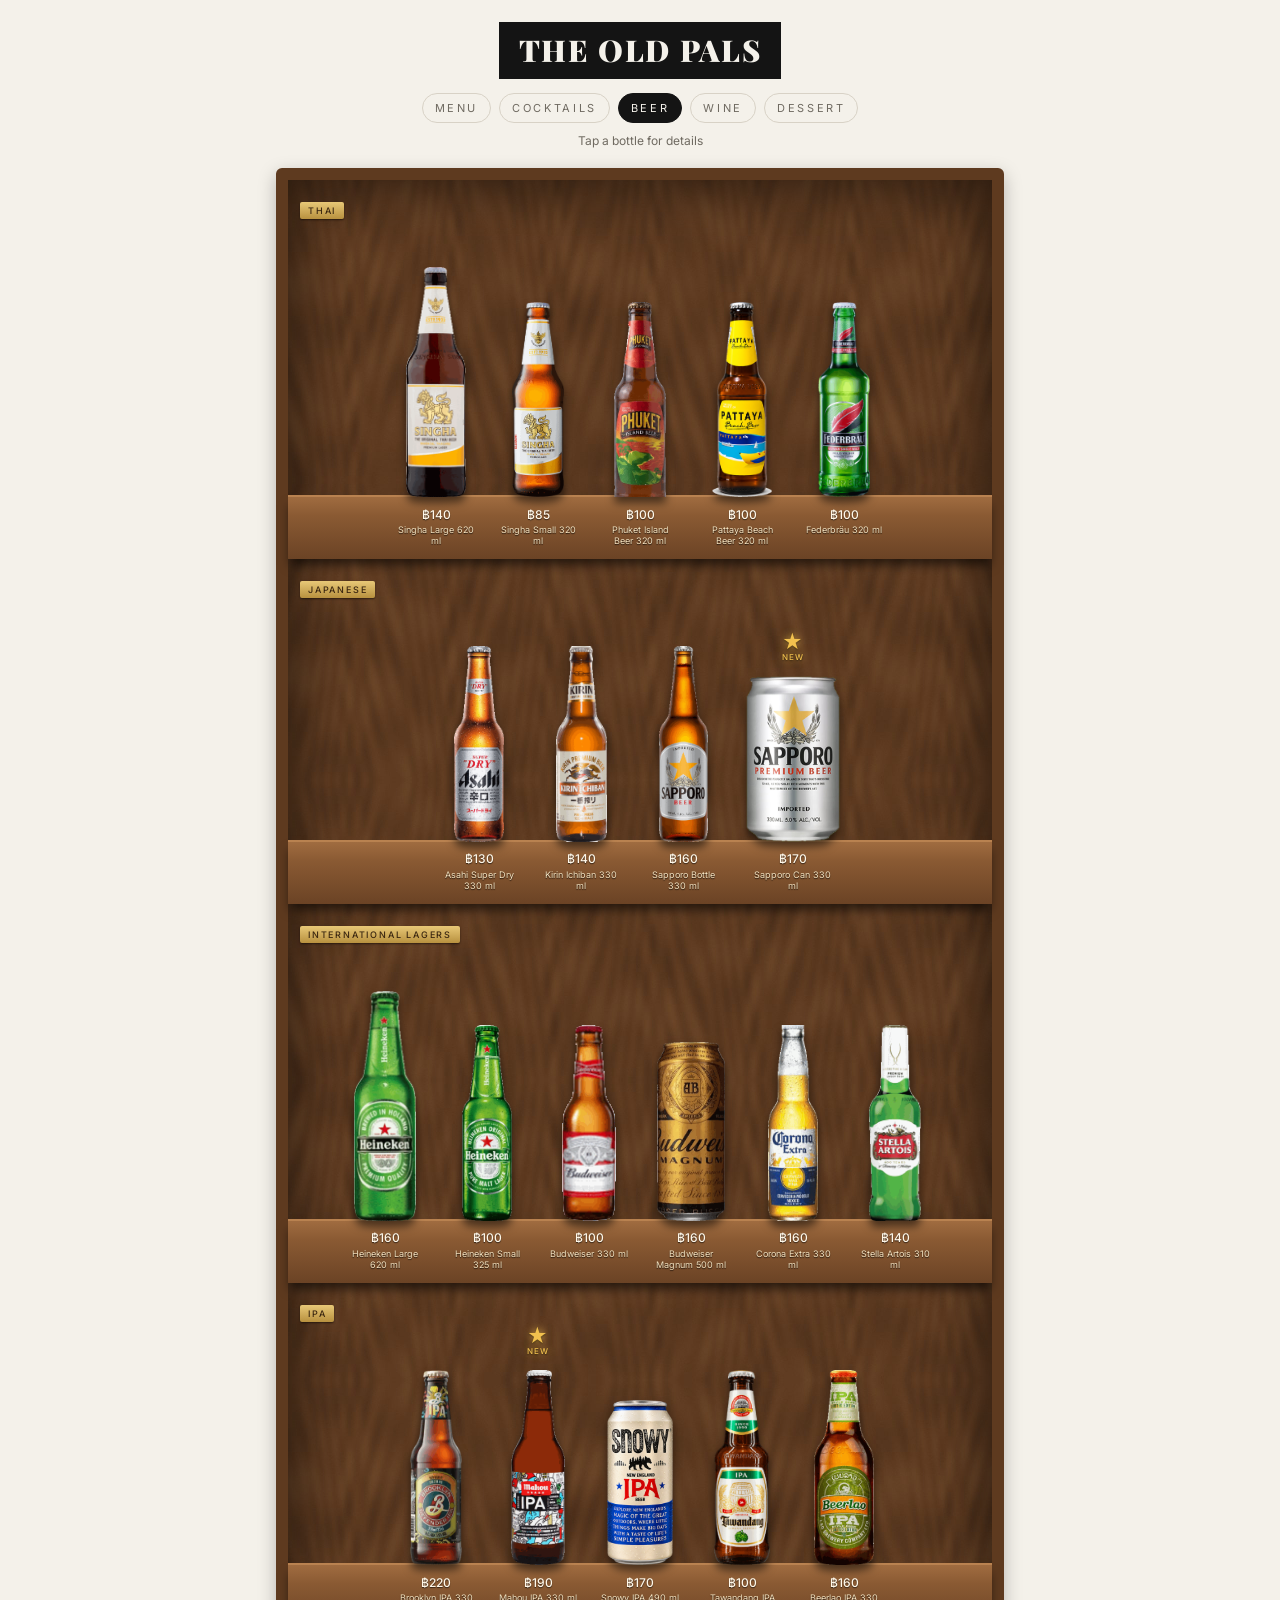
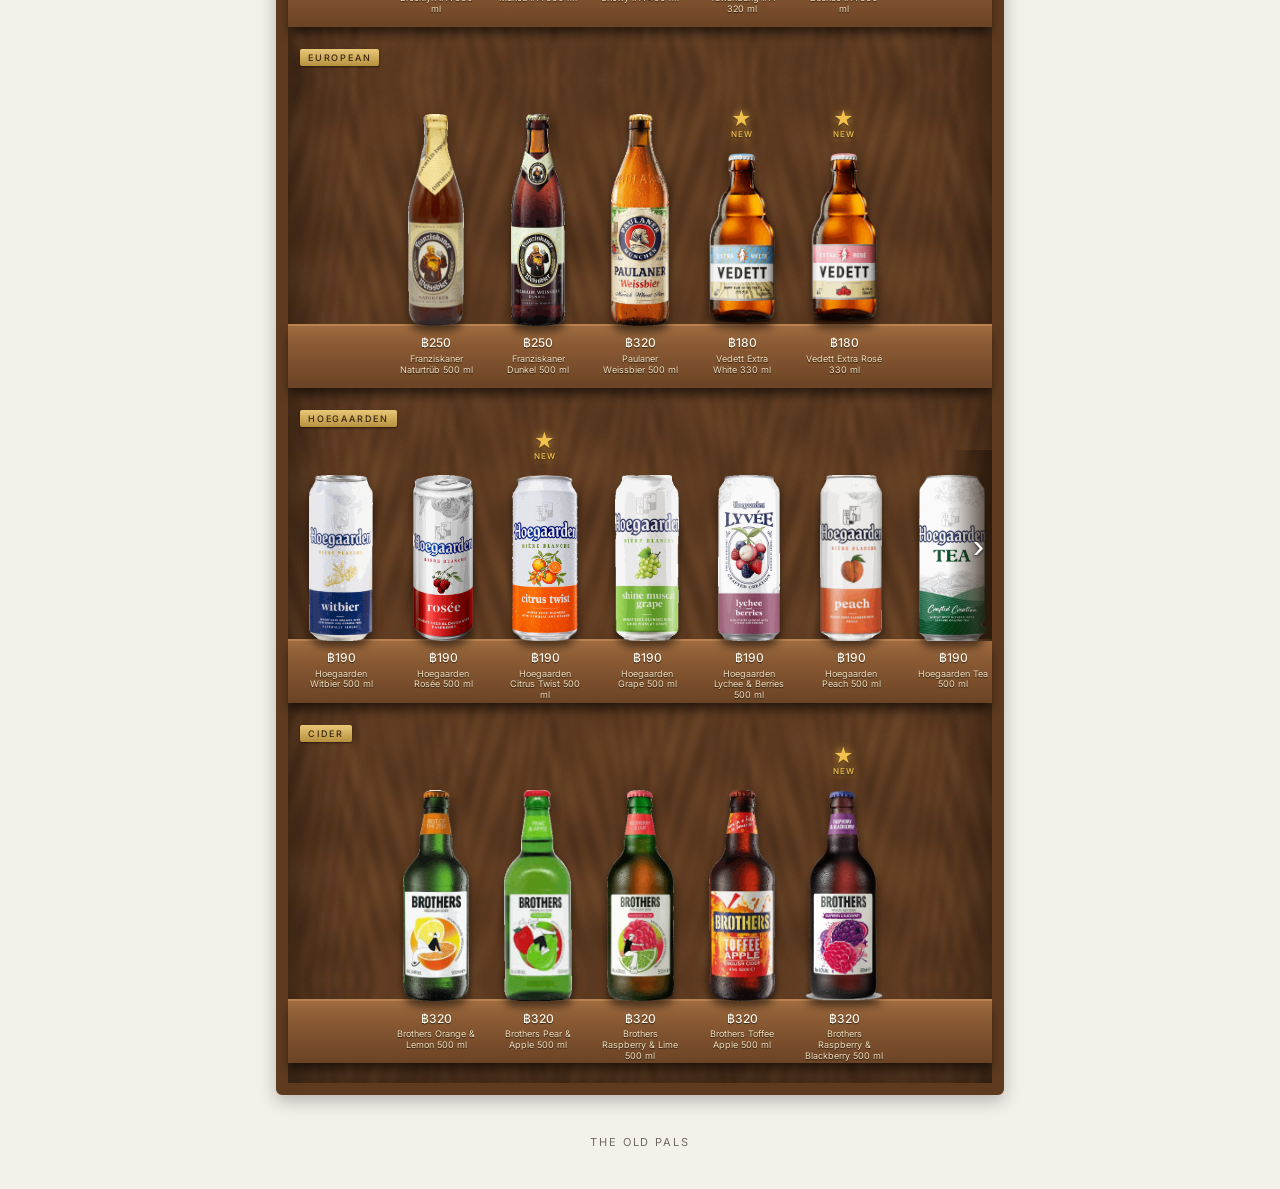
<file: beer.html>
<!DOCTYPE html>
<html lang="en">
<head>
<meta charset="utf-8">
<meta name="viewport" content="width=device-width, initial-scale=1, viewport-fit=cover">
<title>The Old Pals — Beer</title>
<meta name="theme-color" content="#111111">
<meta name="description" content="The Old Pals beer shelf">
<link rel="preconnect" href="https://fonts.googleapis.com">
<link rel="preconnect" href="https://fonts.gstatic.com" crossorigin>
<link href="https://fonts.googleapis.com/css2?family=Playfair+Display:wght@700;900&family=Inter:wght@400;500&display=swap" rel="stylesheet">
<link rel="stylesheet" href="shelf.css?v=10">
</head>
<body data-menu="beer.json">

<header>
  <div class="wordmark">The Old Pals</div>
  <nav>
    <a href="./">Menu</a>
    <a href="promotion.html" hidden>Promotions</a>
    <a href="cocktail.html">Cocktails</a>
    <a href="beer.html" aria-current="page">Beer</a>
    <a href="wine.html">Wine</a>
    <a href="dessert.html">Dessert</a>
  </nav>
  <p class="hint">Tap a bottle for details</p>
</header>

<main>
  <div class="cabinet" id="cabinet"><div class="state">Loading…</div></div>
</main>

<footer>The Old Pals</footer>

<div id="card" role="dialog" aria-modal="true" aria-labelledby="cardName">
  <div class="sheet">
    <button id="closeBtn" aria-label="Close">&times;</button>
    <img id="cardImg" alt="">
    <h2 id="cardName"></h2>
    <div class="meta" id="cardMeta"></div>
    <span class="new" id="cardNew">&#9733; NEW</span>
    <div class="vivino" id="cardVivino"></div>
    <div class="taste" id="cardTaste"></div>
    <p id="cardDetail"></p>
    <div class="price" id="cardPrice"></div>
  </div>
</div>

<script src="shelf.js?v=7"></script>
<script src="nav.js?v=1"></script>
</body>
</html>
</file>
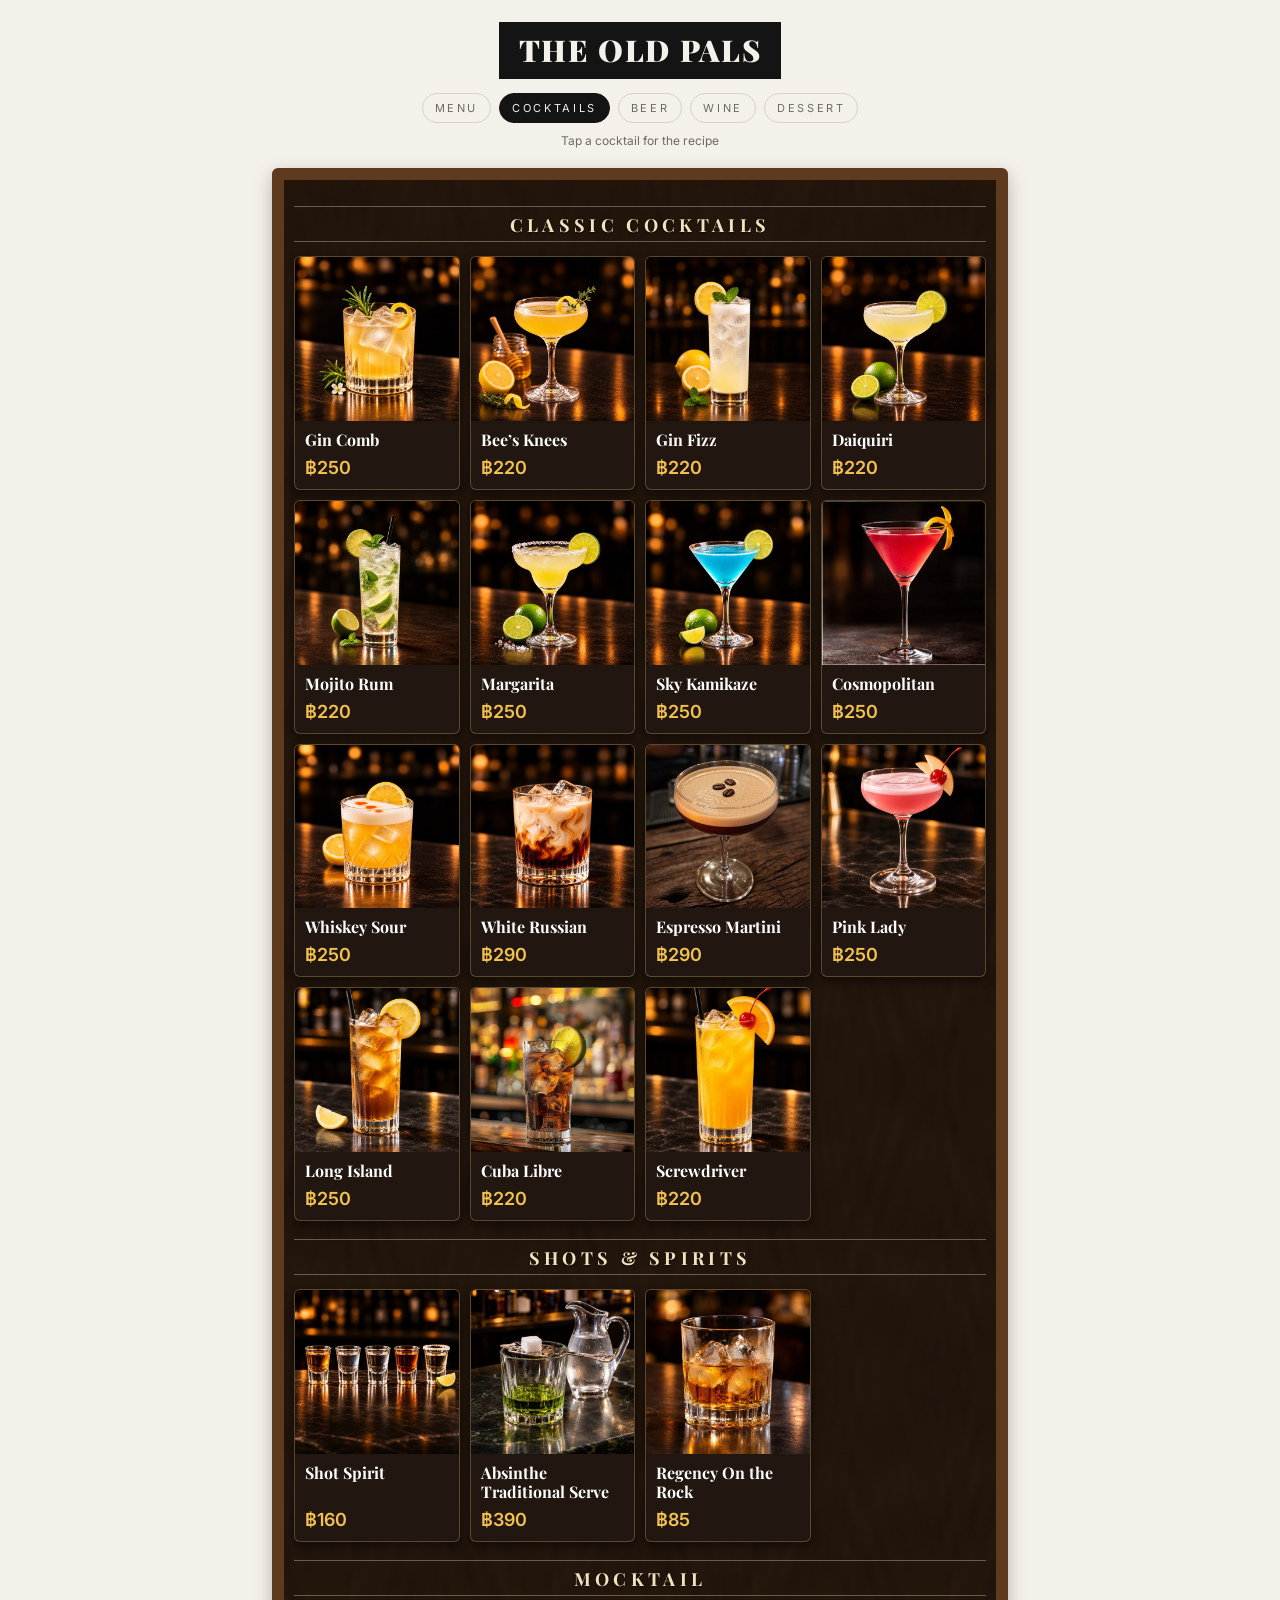
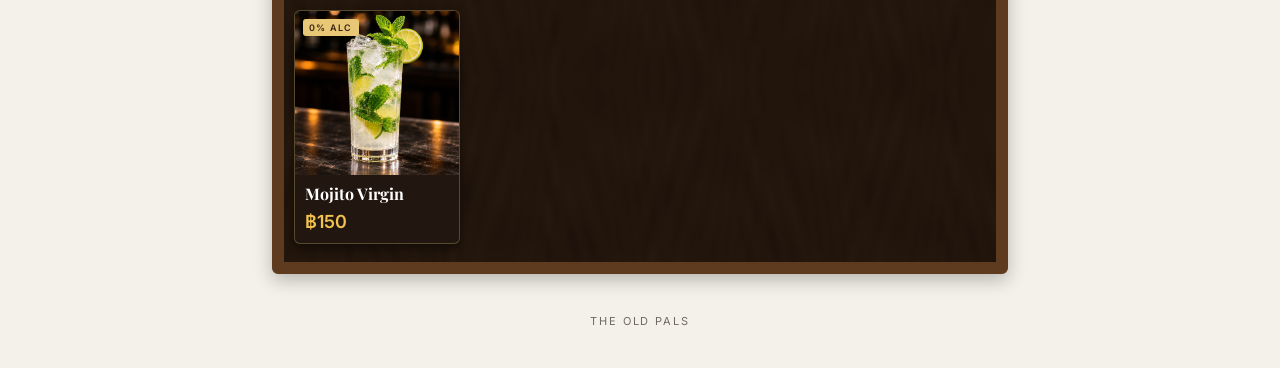
<file: cocktail.html>
<!DOCTYPE html>
<html lang="en">
<head>
<meta charset="utf-8">
<meta name="viewport" content="width=device-width, initial-scale=1, viewport-fit=cover">
<title>The Old Pals — Cocktails</title>
<meta name="theme-color" content="#111111">
<meta name="description" content="The Old Pals cocktail menu">
<link rel="preconnect" href="https://fonts.googleapis.com">
<link rel="preconnect" href="https://fonts.gstatic.com" crossorigin>
<link href="https://fonts.googleapis.com/css2?family=Playfair+Display:wght@700;900&family=Inter:wght@400;500;600&display=swap" rel="stylesheet">
<link rel="stylesheet" href="shelf.css?v=9">
<link rel="stylesheet" href="cocktail.css?v=2">
</head>
<body data-menu="cocktail.json">

<header>
  <div class="wordmark">The Old Pals</div>
  <nav>
    <a href="./">Menu</a>
    <a href="promotion.html" hidden>Promotions</a>
    <a href="cocktail.html" aria-current="page">Cocktails</a>
    <a href="beer.html">Beer</a>
    <a href="wine.html">Wine</a>
    <a href="dessert.html">Dessert</a>
  </nav>
  <p class="hint">Tap a cocktail for the recipe</p>
</header>

<main>
  <div class="bar" id="bar"><div class="state">Loading…</div></div>
</main>

<footer>The Old Pals</footer>

<div id="card" role="dialog" aria-modal="true" aria-labelledby="cardName">
  <div class="sheet drink">
    <button id="closeBtn" aria-label="Close">&times;</button>
    <img id="cardImg" alt="">
    <h2 id="cardName"></h2>
    <span class="new" id="cardNew">&#9733; NEW</span>
    <p id="cardDetail"></p>
    <div id="cardRecipe"></div>
    <div class="price" id="cardPrice"></div>
  </div>
</div>

<script src="cocktail.js?v=5"></script>
<script src="nav.js?v=1"></script>
</body>
</html>
</file>
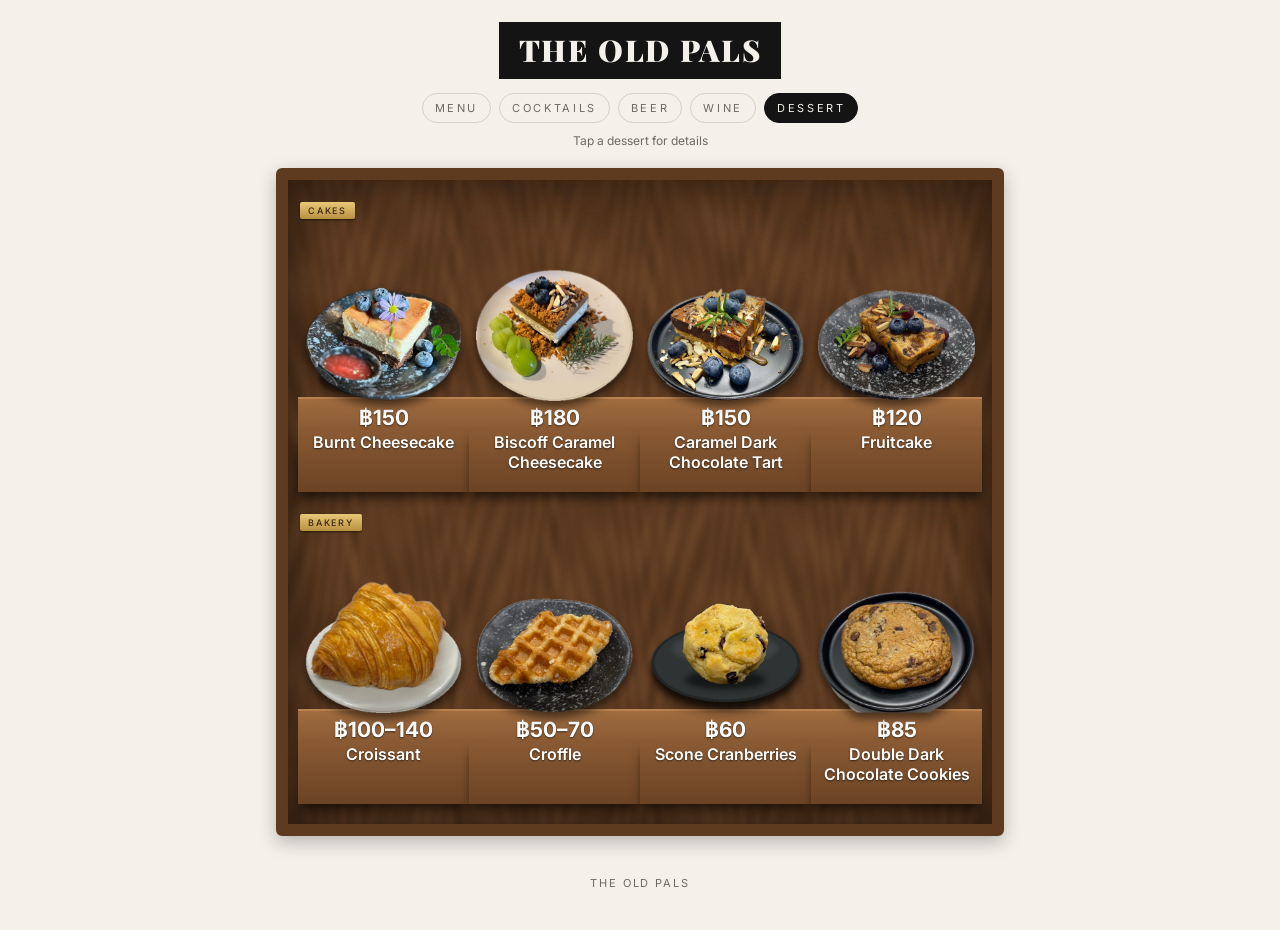
<file: dessert.html>
<!DOCTYPE html>
<html lang="en">
<head>
<meta charset="utf-8">
<meta name="viewport" content="width=device-width, initial-scale=1, viewport-fit=cover">
<title>The Old Pals — Dessert</title>
<meta name="theme-color" content="#111111">
<meta name="description" content="The Old Pals dessert counter">
<link rel="preconnect" href="https://fonts.googleapis.com">
<link rel="preconnect" href="https://fonts.gstatic.com" crossorigin>
<link href="https://fonts.googleapis.com/css2?family=Playfair+Display:wght@700;900&family=Inter:wght@400;500&display=swap" rel="stylesheet">
<link rel="stylesheet" href="shelf.css?v=10">
</head>
<body data-menu="dessert.json">

<header>
  <div class="wordmark">The Old Pals</div>
  <nav>
    <a href="./">Menu</a>
    <a href="promotion.html" hidden>Promotions</a>
    <a href="cocktail.html">Cocktails</a>
    <a href="beer.html">Beer</a>
    <a href="wine.html">Wine</a>
    <a href="dessert.html" aria-current="page">Dessert</a>
  </nav>
  <p class="hint">Tap a dessert for details</p>
</header>

<main>
  <div class="cabinet" id="cabinet"><div class="state">Loading…</div></div>
</main>

<footer>The Old Pals</footer>

<div id="card" role="dialog" aria-modal="true" aria-labelledby="cardName">
  <div class="sheet">
    <button id="closeBtn" aria-label="Close">&times;</button>
    <img id="cardImg" alt="">
    <h2 id="cardName"></h2>
    <div class="meta" id="cardMeta"></div>
    <span class="new" id="cardNew">&#9733; NEW</span>
    <div class="vivino" id="cardVivino"></div>
    <div class="taste" id="cardTaste"></div>
    <p id="cardDetail"></p>
    <div class="price" id="cardPrice"></div>
  </div>
</div>

<script src="shelf.js?v=7"></script>
<script src="nav.js?v=1"></script>
</body>
</html>
</file>
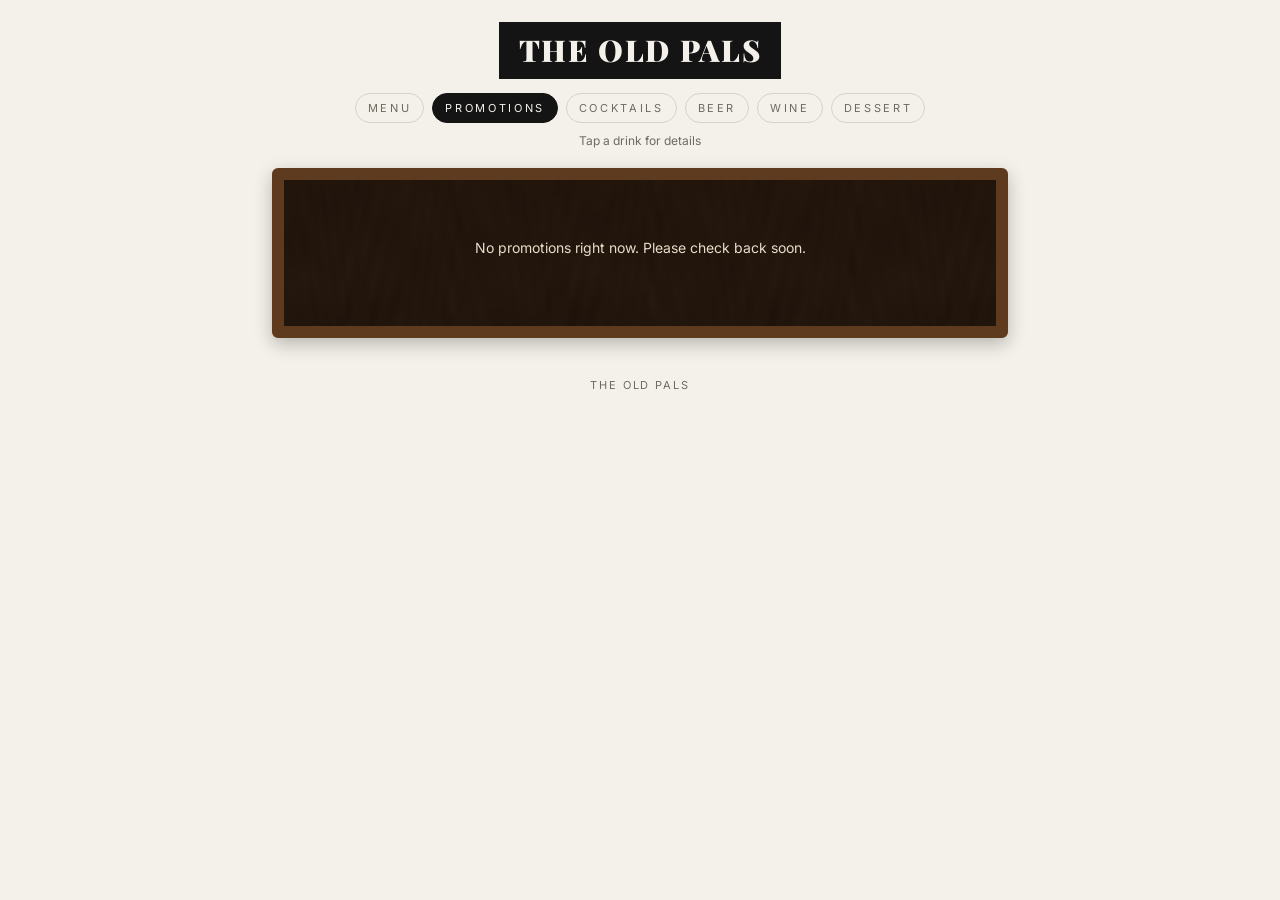
<file: promotion.html>
<!DOCTYPE html>
<html lang="en">
<head>
<meta charset="utf-8">
<meta name="viewport" content="width=device-width, initial-scale=1, viewport-fit=cover">
<title>The Old Pals — Promotions</title>
<meta name="theme-color" content="#111111">
<meta name="description" content="The Old Pals promotions">
<link rel="preconnect" href="https://fonts.googleapis.com">
<link rel="preconnect" href="https://fonts.gstatic.com" crossorigin>
<link href="https://fonts.googleapis.com/css2?family=Playfair+Display:wght@700;900&family=Inter:wght@400;500;600&display=swap" rel="stylesheet">
<link rel="stylesheet" href="shelf.css?v=10">
<link rel="stylesheet" href="cocktail.css?v=2">
</head>
<body data-menu="promotion.json">

<header>
  <div class="wordmark">The Old Pals</div>
  <nav>
    <a href="./">Menu</a>
    <a href="promotion.html" aria-current="page">Promotions</a>
    <a href="cocktail.html">Cocktails</a>
    <a href="beer.html">Beer</a>
    <a href="wine.html">Wine</a>
    <a href="dessert.html">Dessert</a>
  </nav>
  <p class="hint">Tap a drink for details</p>
</header>

<main>
  <div class="bar" id="bar"><div class="state">Loading…</div></div>
</main>

<footer>The Old Pals</footer>

<div id="card" role="dialog" aria-modal="true" aria-labelledby="cardName">
  <div class="sheet drink">
    <button id="closeBtn" aria-label="Close">&times;</button>
    <img id="cardImg" alt="">
    <h2 id="cardName"></h2>
    <span class="new" id="cardNew">&#9733; NEW</span>
    <p id="cardDetail"></p>
    <div id="cardRecipe"></div>
    <div class="price" id="cardPrice"></div>
  </div>
</div>

<script src="cocktail.js?v=5"></script>
<script src="nav.js?v=1"></script>
</body>
</html>
</file>
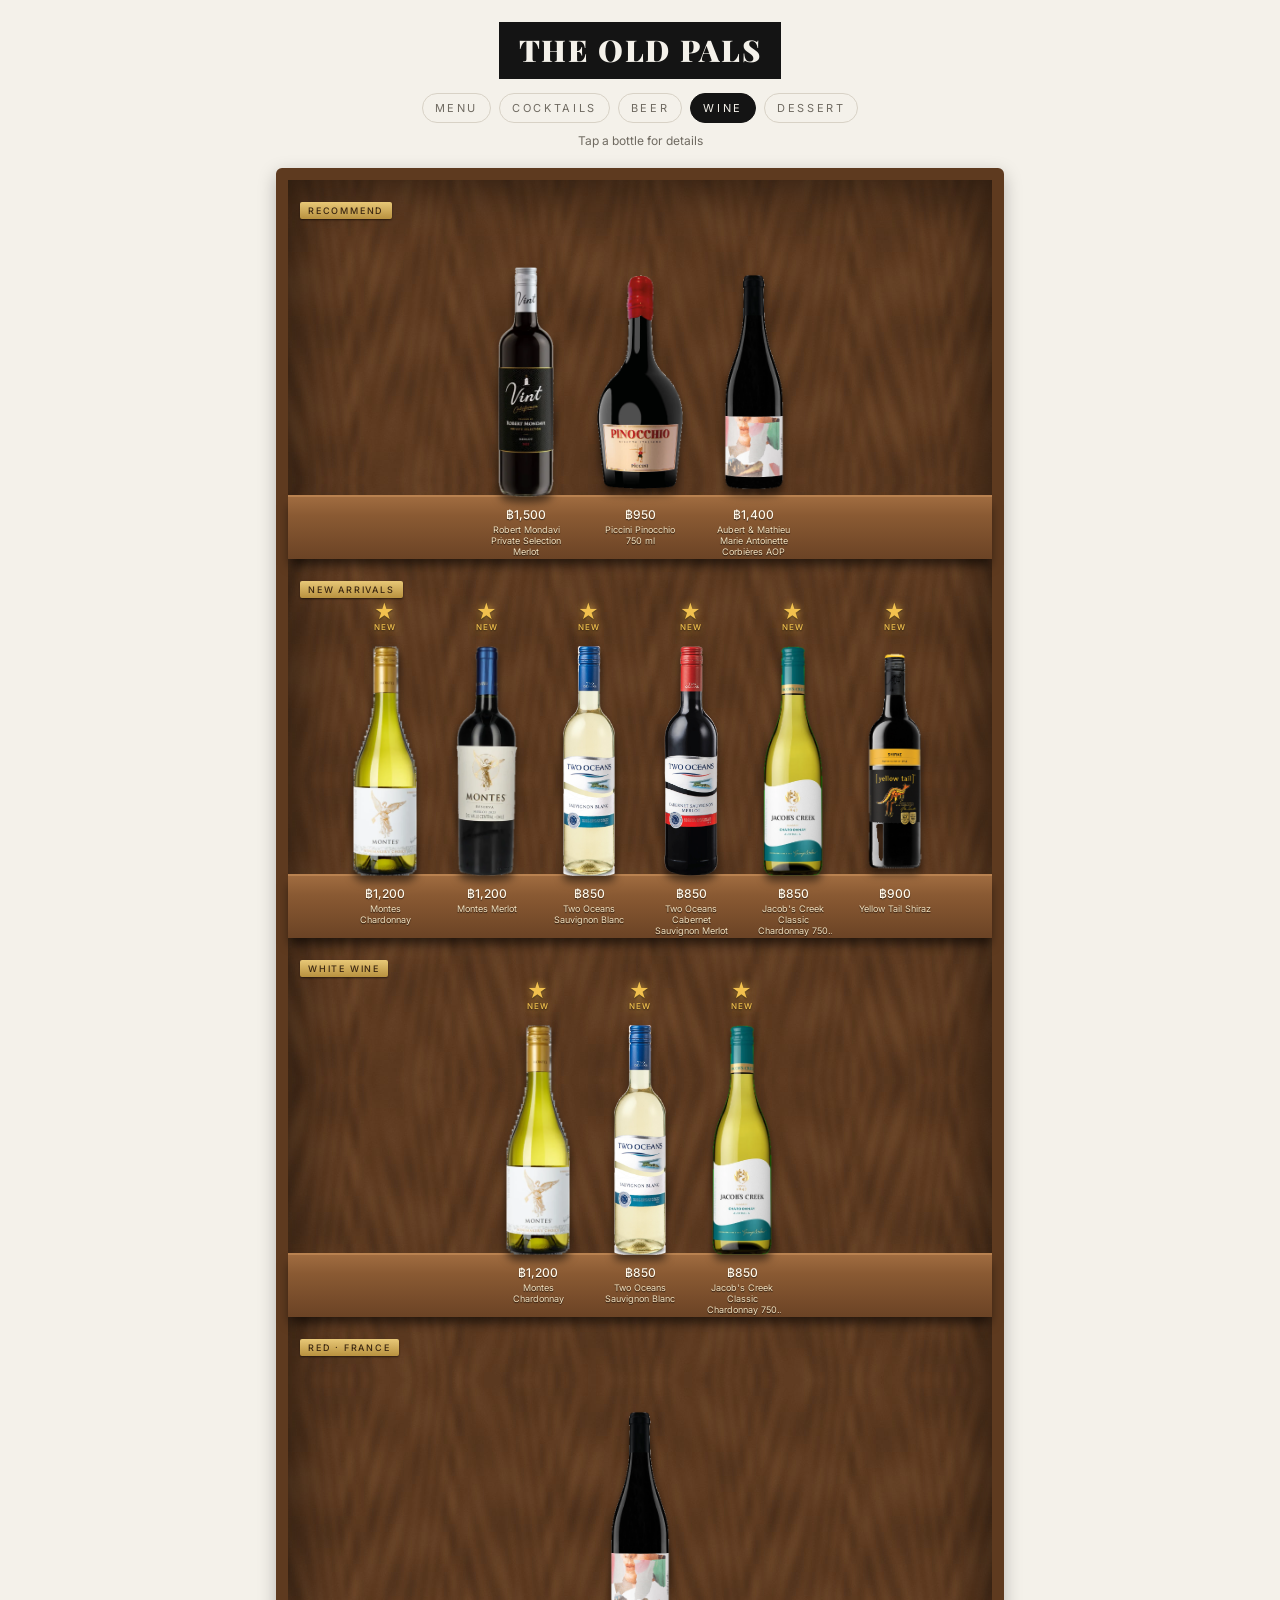
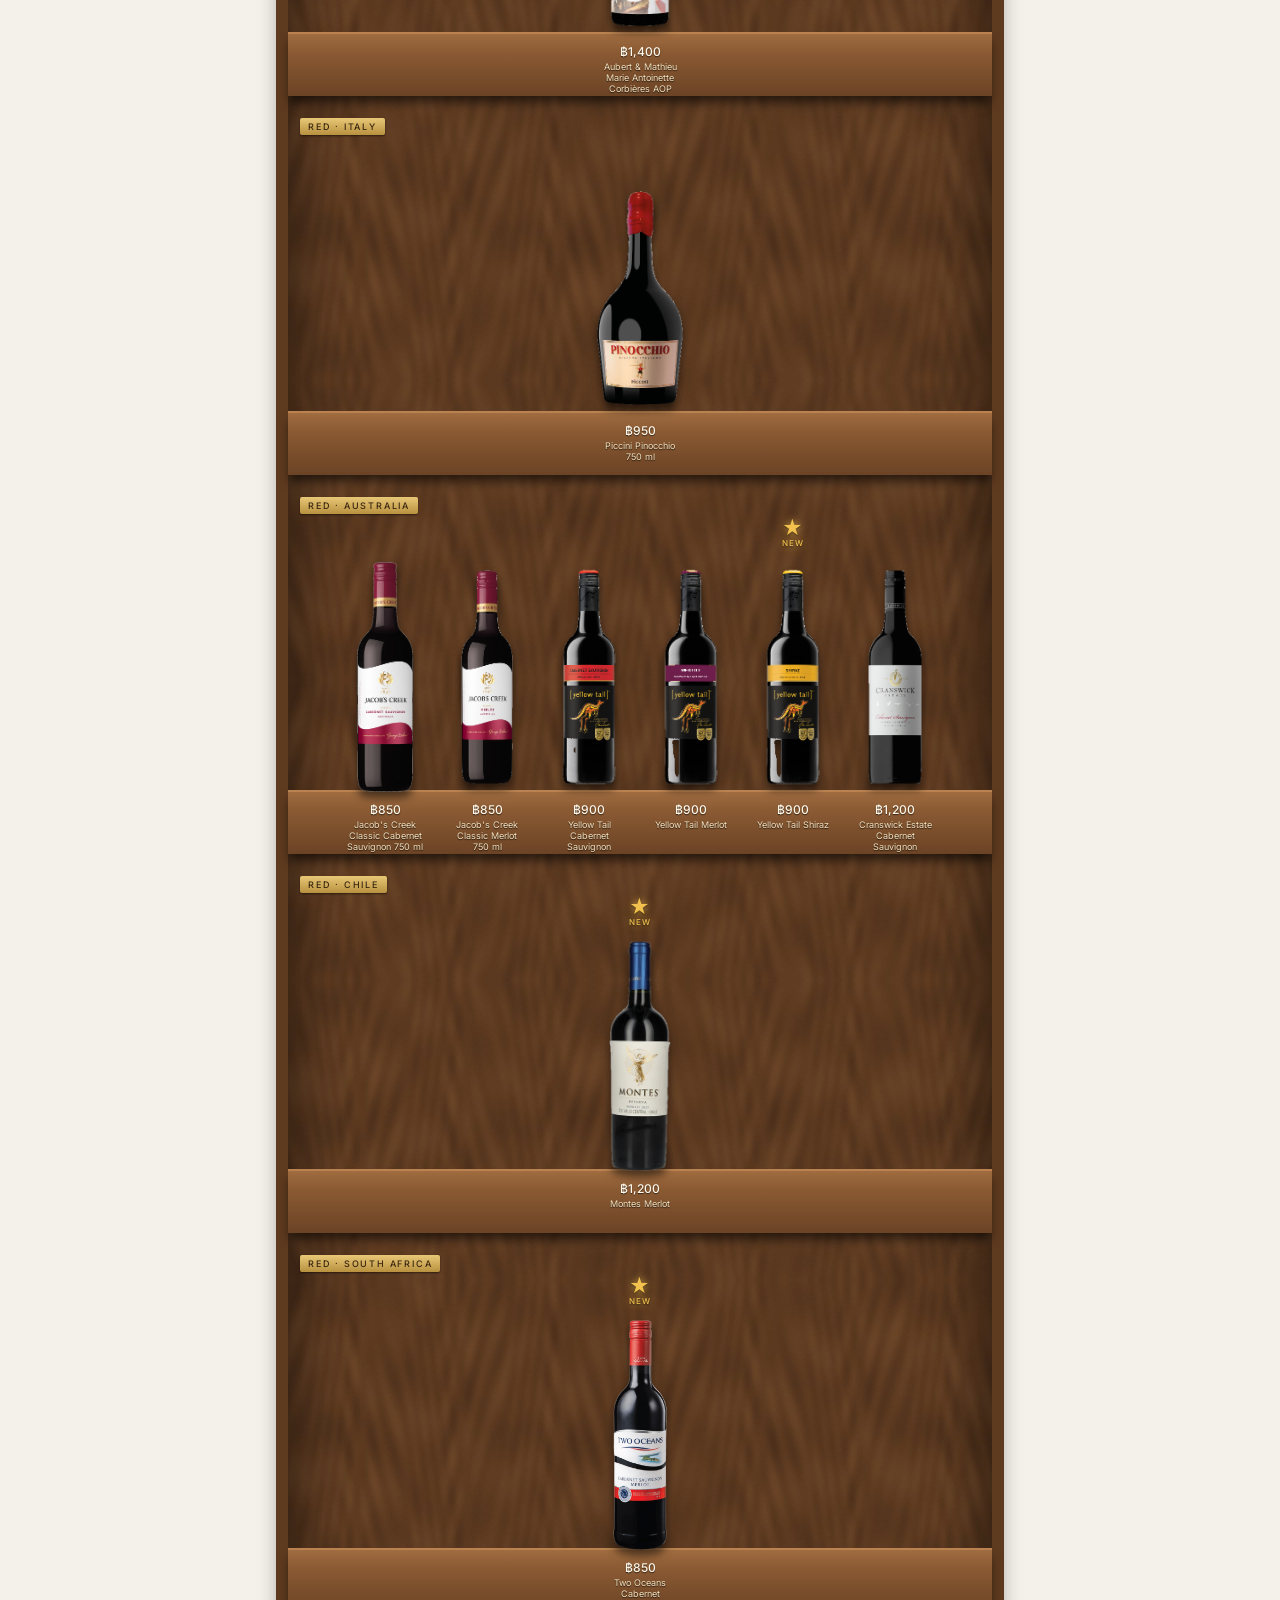
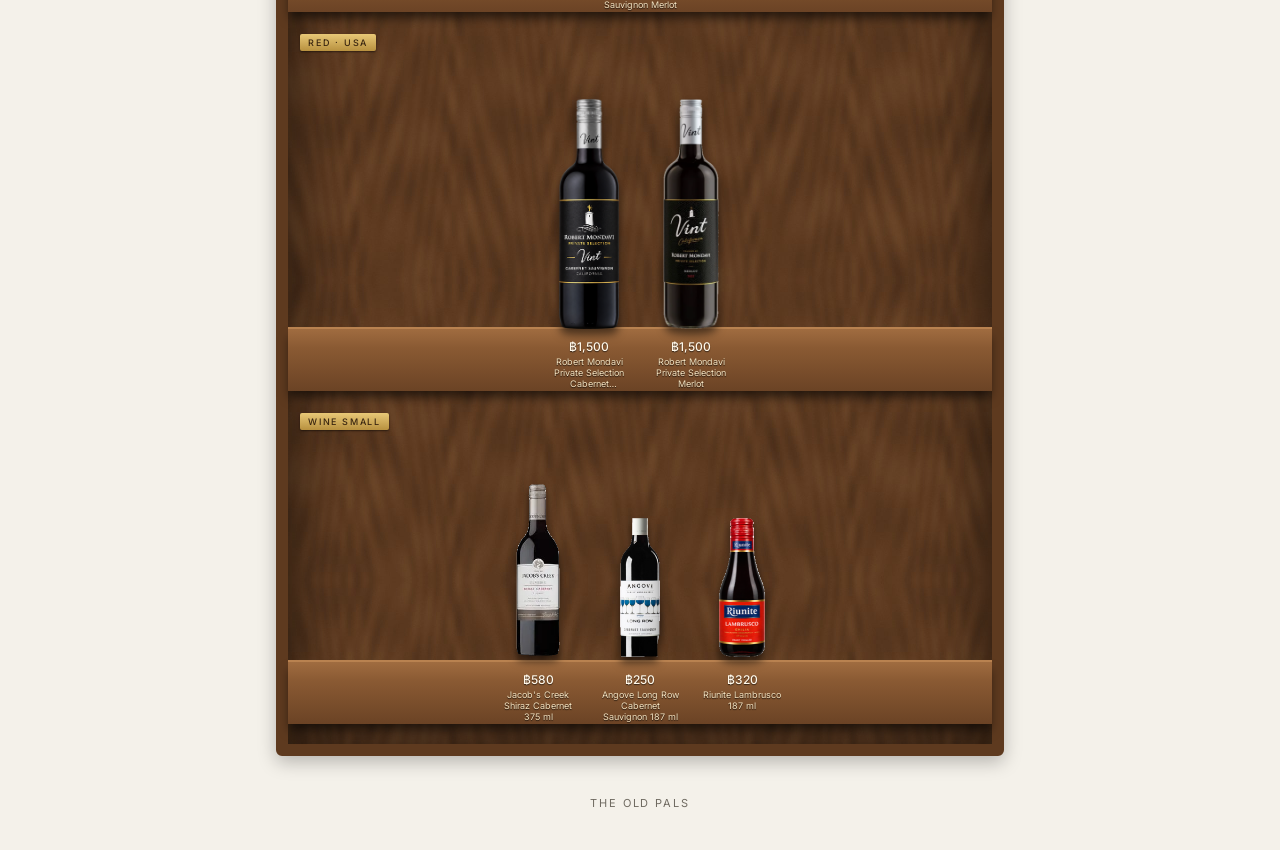
<file: wine.html>
<!DOCTYPE html>
<html lang="en">
<head>
<meta charset="utf-8">
<meta name="viewport" content="width=device-width, initial-scale=1, viewport-fit=cover">
<title>The Old Pals — Wine</title>
<meta name="theme-color" content="#111111">
<meta name="description" content="The Old Pals wine shelf">
<link rel="preconnect" href="https://fonts.googleapis.com">
<link rel="preconnect" href="https://fonts.gstatic.com" crossorigin>
<link href="https://fonts.googleapis.com/css2?family=Playfair+Display:wght@700;900&family=Inter:wght@400;500&display=swap" rel="stylesheet">
<link rel="stylesheet" href="shelf.css?v=10">
</head>
<body data-menu="wine.json">

<header>
  <div class="wordmark">The Old Pals</div>
  <nav>
    <a href="./">Menu</a>
    <a href="promotion.html" hidden>Promotions</a>
    <a href="cocktail.html">Cocktails</a>
    <a href="beer.html">Beer</a>
    <a href="wine.html" aria-current="page">Wine</a>
    <a href="dessert.html">Dessert</a>
  </nav>
  <p class="hint">Tap a bottle for details</p>
</header>

<main>
  <div class="cabinet" id="cabinet"><div class="state">Loading…</div></div>
</main>

<footer>The Old Pals</footer>

<div id="card" role="dialog" aria-modal="true" aria-labelledby="cardName">
  <div class="sheet">
    <button id="closeBtn" aria-label="Close">&times;</button>
    <img id="cardImg" alt="">
    <h2 id="cardName"></h2>
    <div class="meta" id="cardMeta"></div>
    <span class="new" id="cardNew">&#9733; NEW</span>
    <div class="vivino" id="cardVivino"></div>
    <div class="taste" id="cardTaste"></div>
    <p id="cardDetail"></p>
    <div class="price" id="cardPrice"></div>
  </div>
</div>

<script src="shelf.js?v=7"></script>
<script src="nav.js?v=1"></script>
</body>
</html>
</file>
<file: shelf.css>
/* Shared look for beer.html and wine.html. Matches index.html (paper + ink). */
:root{
  --paper:#f4f1ea;
  --ink:#141414;
  --muted:#6f6a61;
  --gold:#f2c14e;
  --wood:#3b2414;
  --plank:#8a5a33;
  --plank-edge:#5e3a1f;
  --bottle-h:clamp(150px,36vw,230px);
}
*{box-sizing:border-box}
html,body{margin:0;padding:0}
body{
  background:var(--paper);
  color:var(--ink);
  font-family:'Inter',system-ui,-apple-system,'Segoe UI',sans-serif;
  -webkit-text-size-adjust:100%;
  padding-bottom:env(safe-area-inset-bottom);
}
header{text-align:center;padding:22px 16px 14px}
.wordmark{
  display:inline-block;background:var(--ink);color:var(--paper);
  font-family:'Playfair Display',Georgia,serif;font-weight:900;
  font-size:clamp(20px,6.2vw,30px);line-height:1.08;letter-spacing:.055em;
  padding:12px 20px 13px;text-transform:uppercase;
}
nav{display:flex;justify-content:center;gap:8px;margin-top:14px;flex-wrap:wrap}
nav a{
  font-size:11px;letter-spacing:.24em;text-transform:uppercase;
  color:var(--muted);text-decoration:none;padding:7px 12px;border:1px solid #d8d2c6;border-radius:999px;
}
nav a[aria-current="page"]{background:var(--ink);color:var(--paper);border-color:var(--ink)}
.hint{text-align:center;color:var(--muted);font-size:12px;margin:10px 16px 0}

main{max-width:760px;margin:0 auto;padding:6px 16px 40px}

/* The cabinet: big wooden background behind all shelves */
.cabinet{
  background:var(--wood) url('shelf_images/wood.jpg') center top/600px auto repeat;
  border:12px solid var(--plank-edge);
  border-radius:6px;
  box-shadow:inset 0 0 60px rgba(0,0,0,.65), 0 6px 18px rgba(0,0,0,.25);
  padding:14px 0 6px;
}
.shelf{position:relative;margin-bottom:14px}
.sign{ /* small brass plate naming the shelf */
  position:relative;display:inline-block;margin:8px 0 0 12px;z-index:2;
  font-size:9px;letter-spacing:.2em;text-transform:uppercase;font-weight:500;
  color:#3a2610;background:linear-gradient(#e8c877,#b8913f);
  padding:3px 8px;border-radius:2px;box-shadow:0 1px 2px rgba(0,0,0,.5);
}
.shelf::after{ /* the plank the bottles stand on */
  content:"";position:absolute;left:0;right:0;bottom:0;height:34px;
  background:linear-gradient(#a06c40 0,#8a5a33 30%,#6b4325 100%);
  border-top:2px solid #b98250;
  box-shadow:0 8px 10px -2px rgba(0,0,0,.6);
  z-index:0;
}
.row{
  position:relative;z-index:1;
  display:flex;align-items:flex-end;gap:clamp(8px,3vw,24px);
  padding:48px 14px 0;
  overflow-x:auto;scrollbar-width:none;-webkit-overflow-scrolling:touch;
}
.row::-webkit-scrollbar{display:none}
.more{ /* right-edge arrow, shown only when the shelf scrolls */
  position:absolute;right:0;top:48px;bottom:34px;z-index:3;width:44px;
  display:none;align-items:center;justify-content:flex-end;padding:0 8px 0 0;
  border:0;cursor:pointer;color:#fff;font-size:34px;line-height:1;
  background:linear-gradient(to right,rgba(40,24,12,0),rgba(40,24,12,.85));
  text-shadow:0 1px 3px rgba(0,0,0,.8);
  animation:nudge 1.6s ease-in-out infinite;
}
.shelf.has-more .more{display:flex}
@keyframes nudge{50%{padding-right:2px}}
@media (prefers-reduced-motion:reduce){.more{animation:none}}
/* centred when it fits, scrollable from the first bottle when it doesn't */
.row>:first-child{margin-left:auto}
.row>:last-child{margin-right:auto}

.item{
  position:relative;flex:0 0 auto;
  display:flex;flex-direction:column;align-items:center;
  background:none;border:0;padding:0;margin:0;cursor:pointer;font:inherit;color:inherit;
}
.item img{
  display:block;height:var(--bottle-h);width:auto;
  filter:drop-shadow(0 6px 4px rgba(0,0,0,.55));
  transition:transform .15s ease;
}
.item:hover img,.item:focus-visible img{transform:translateY(-4px)}
.item:focus-visible{outline:2px solid var(--gold);outline-offset:4px;border-radius:4px}
.tag{ /* price tag sits on the front of the plank */
  height:34px;display:flex;align-items:center;justify-content:center;
  font-size:12px;font-weight:500;color:#fff8ea;white-space:nowrap;
  text-shadow:0 1px 1px rgba(0,0,0,.6);
  max-width:120px;overflow:hidden;text-overflow:ellipsis;
}
.label{ /* item name under the price, only with "showNames" */
  width:78px;height:34px;margin-top:-6px;
  font-size:9px;line-height:1.2;text-align:center;color:#f3e2c0;
  text-shadow:0 1px 1px rgba(0,0,0,.7);
  display:-webkit-box;-webkit-line-clamp:3;-webkit-box-orient:vertical;overflow:hidden;
}
.show-names .shelf::after{height:62px}
.show-names .more{bottom:62px}
.star{
  position:absolute;top:-44px;left:50%;transform:translateX(-50%);
  display:flex;flex-direction:column;align-items:center;gap:1px;
  color:var(--gold);font-size:20px;line-height:1;
  text-shadow:0 0 8px rgba(242,193,78,.8),0 1px 2px rgba(0,0,0,.7);
  animation:twinkle 1.8s ease-in-out infinite;
}
.star small{font-size:8px;letter-spacing:.12em;font-weight:500}
@keyframes twinkle{50%{transform:translateX(-50%) scale(1.15)}}
@media (prefers-reduced-motion:reduce){.star{animation:none}}

.state{text-align:center;color:var(--muted);font-size:14px;padding:48px 8px;line-height:1.7}
.state code{font-family:ui-monospace,Menlo,monospace;background:#e7e2d7;padding:2px 6px;border-radius:3px;font-size:13px}
.cabinet .state{color:#e9dccb}
.cabinet .state code{background:rgba(0,0,0,.35)}
footer{text-align:center;color:var(--muted);font-size:11px;letter-spacing:.18em;text-transform:uppercase;padding:0 16px 40px}

/* Detail card */
#card{
  position:fixed;inset:0;z-index:99;display:none;
  background:rgba(10,10,10,.82);
  align-items:center;justify-content:center;padding:16px;
}
#card.open{display:flex}
.sheet{
  position:relative;background:var(--paper);border-radius:8px;
  width:100%;max-width:420px;max-height:90vh;overflow:auto;
  padding:22px 20px 24px;text-align:center;
}
.sheet img{height:auto;max-height:min(46vh,320px);width:auto;max-width:100%;object-fit:contain;filter:drop-shadow(0 6px 6px rgba(0,0,0,.35))}
.sheet h2{font-family:'Playfair Display',Georgia,serif;font-weight:700;font-size:24px;margin:12px 0 4px}
.sheet .new{display:inline-block;background:var(--ink);color:var(--gold);font-size:10px;letter-spacing:.2em;padding:4px 8px;border-radius:3px;margin-bottom:6px}
.sheet p{color:var(--muted);font-size:14px;line-height:1.6;margin:6px 0 12px;white-space:pre-line;text-align:left}
.sheet .meta{color:var(--muted);font-size:12px;letter-spacing:.14em;text-transform:uppercase;margin:0 0 8px}
.sheet .meta:empty,.sheet .vivino:empty,.sheet .taste:empty{display:none}
.sheet .vivino{font-size:14px;color:var(--muted);margin:4px 0 10px}
.sheet .vivino b{color:#b8862b;font-size:18px;margin-right:4px}
.sheet .taste{margin:6px auto 12px;max-width:340px;text-align:left}
.meter{display:flex;align-items:center;gap:10px;margin:7px 0;font-size:12px;color:var(--ink)}
.meter .label{ /* reset the shelf name-tag .label so the meter text is readable */
  flex:0 0 150px;width:auto;height:auto;margin:0;display:block;overflow:visible;white-space:nowrap;
  font-size:13px;line-height:1.3;text-align:left;color:var(--ink);text-shadow:none;
}
.meter .num{flex:0 0 26px;text-align:right;font-size:12px;color:var(--muted);font-variant-numeric:tabular-nums}
.meter .bar{flex:1;height:8px;background:#e2dccf;border-radius:4px;overflow:hidden}
.meter .bar i{display:block;height:100%;background:linear-gradient(90deg,#8a2a3a,#b8862b);border-radius:4px}
.group{ /* Old World / New World heading inside the cabinet */
  margin:10px 12px 2px;padding:6px 0 4px;text-align:center;
  font-family:'Playfair Display',Georgia,serif;font-weight:700;font-size:18px;
  letter-spacing:.24em;text-transform:uppercase;color:#f3e2c0;
  border-top:1px solid rgba(243,226,192,.35);border-bottom:1px solid rgba(243,226,192,.35);
  text-shadow:0 1px 2px rgba(0,0,0,.6);
}
.sheet .price{font-family:'Playfair Display',Georgia,serif;font-size:22px;font-weight:700}
#closeBtn{
  position:absolute;top:8px;right:8px;width:36px;height:36px;border:0;border-radius:50%;
  background:#e7e2d7;color:#111;font-size:20px;line-height:36px;cursor:pointer;
}
@media print{nav,.hint,footer{display:none}}

/* "wrap": true — items flow into rows that fit the screen, no sideways scroll.
   Each item carries its own piece of plank so a row reads as one shelf. */
.wrap .row{
  display:grid;grid-template-columns:repeat(auto-fill,minmax(150px,1fr));
  column-gap:0;row-gap:54px;align-items:end;overflow:visible;padding:50px 10px 0;
}
.wrap .row>:first-child,.wrap .row>:last-child{margin:0}
.wrap .shelf::after{display:none}
.wrap .more{display:none!important}
.wrap .item{justify-content:flex-end;width:100%}
.wrap .item img{width:92%;height:auto!important;max-height:240px;object-fit:contain}
.wrap .tag{
  align-self:stretch;max-width:none;margin-top:-4px;
  background:linear-gradient(#a06c40,#8a5a33);border-top:2px solid #b98250;
}
.wrap .label{
  align-self:stretch;width:auto;margin-top:0;padding:0 6px;height:38px;
  background:linear-gradient(#8a5a33,#6b4325);box-shadow:0 8px 10px -2px rgba(0,0,0,.6);
}
.wrap .star{top:-46px}

/* Bigger, clearer price and name on the dessert rows */
.wrap .tag{font-size:21px;font-weight:700;color:#fff;text-shadow:0 1px 2px rgba(0,0,0,.55);padding-top:6px;height:auto}
.wrap .label{font-size:16px;font-weight:600;line-height:1.25;color:#fff;
  text-shadow:0 1px 2px rgba(0,0,0,.6);height:auto;min-height:62px;padding:2px 8px 10px;
  white-space:normal;overflow:visible;display:flex;align-items:flex-start;justify-content:center}
@media (min-width:600px){.wrap .item img{max-height:200px}}
</file>
<file: cocktail.css>
/* Cocktail page. Header, tabs and the tap card come from shelf.css;
   this adds the dark bar-top grid of photo cards. */
.bar{
  margin:0 -4px;
  background:#15100c url('shelf_images/wood.jpg') center top/600px auto repeat;
  border:12px solid var(--plank-edge);border-radius:6px;
  box-shadow:inset 0 0 0 2000px rgba(12,8,5,.72), 0 6px 18px rgba(0,0,0,.25);
  padding:8px 10px 18px;
}
.bar .state{color:#e9dccb}
.bar .group{margin:18px 0 14px}
.bar .group small{display:block;font-family:'Inter',sans-serif;font-size:11px;letter-spacing:.2em;font-weight:500;color:#c9b48c;margin-top:3px}
.grid{display:grid;grid-template-columns:repeat(auto-fill,minmax(136px,1fr));gap:10px}
.drink-btn{
  position:relative;display:flex;flex-direction:column;
  background:#211710;border:1px solid rgba(232,200,119,.28);border-radius:6px;overflow:hidden;
  padding:0;margin:0;cursor:pointer;font:inherit;color:#fff;text-align:left;
  box-shadow:0 4px 10px rgba(0,0,0,.45);transition:transform .15s ease,border-color .15s ease;
}
.drink-btn:hover,.drink-btn:focus-visible{transform:translateY(-3px);border-color:var(--gold)}
.drink-btn:focus-visible{outline:2px solid var(--gold);outline-offset:2px}
.drink-btn img{display:block;width:100%;aspect-ratio:1/1;object-fit:cover;background:#2a1d14}
.drink-btn .info{padding:9px 10px 11px;display:flex;flex-direction:column;gap:2px;flex:1}
.drink-btn .nm{font-size:15px;font-family:'Playfair Display',Georgia,serif;font-weight:700;font-size:16px;line-height:1.2}
.drink-btn .nm-th{font-size:12px;color:#c9b48c;min-height:15px}
.drink-btn .pr{margin-top:auto;padding-top:6px;font-size:18px;font-weight:600;color:var(--gold)}
.drink-btn .star{top:8px;left:auto;right:8px;transform:none;font-size:16px;animation:none;
  background:rgba(0,0,0,.6);border-radius:4px;padding:3px 5px}
.drink-btn .zero{position:absolute;top:8px;left:8px;font-size:9px;letter-spacing:.14em;font-weight:600;
  background:#e8c877;color:#3a2610;padding:3px 6px;border-radius:3px}

/* Tap card */
.sheet.drink{max-width:460px}
.sheet.drink img{width:100%;max-height:none;border-radius:6px;filter:none;cursor:zoom-in}
.sheet.drink img.full{cursor:zoom-out}
.sheet.drink h2{margin-bottom:0}
.sheet.drink .th{color:var(--muted);font-size:14px;margin:2px 0 8px}
.sheet.drink .th:empty{display:none}
.recipe{text-align:left;margin:8px 0 14px;font-size:14px}
.recipe h3{font-size:11px;letter-spacing:.2em;text-transform:uppercase;color:var(--muted);font-weight:600;margin:14px 0 6px}
.recipe ul{list-style:none;margin:0;padding:0;border-top:1px solid #e2dccf}
.recipe li{display:flex;justify-content:space-between;gap:10px;padding:7px 0;border-bottom:1px solid #e2dccf}
.recipe li span:last-child{color:var(--muted);white-space:nowrap}
.recipe li small{color:var(--muted);margin-left:6px}
.recipe .chips{display:flex;flex-wrap:wrap;gap:6px}
.recipe .chips span{background:#e7e2d7;border-radius:999px;padding:4px 10px;font-size:12px}
.recipe .row2{display:grid;grid-template-columns:1fr 1fr;gap:10px}
.recipe .row2 div{background:#ebe6db;border-radius:6px;padding:8px 10px;font-size:13px}
.recipe .row2 b{display:block;font-size:10px;letter-spacing:.18em;text-transform:uppercase;color:var(--muted);font-weight:600;margin-bottom:2px}
.recipe .tag-th{display:block;color:var(--muted);font-size:12px;margin-top:6px}
.was{color:#9a8f7e;font-weight:400;font-size:.8em;text-decoration-thickness:2px;margin-right:2px}
</file>
